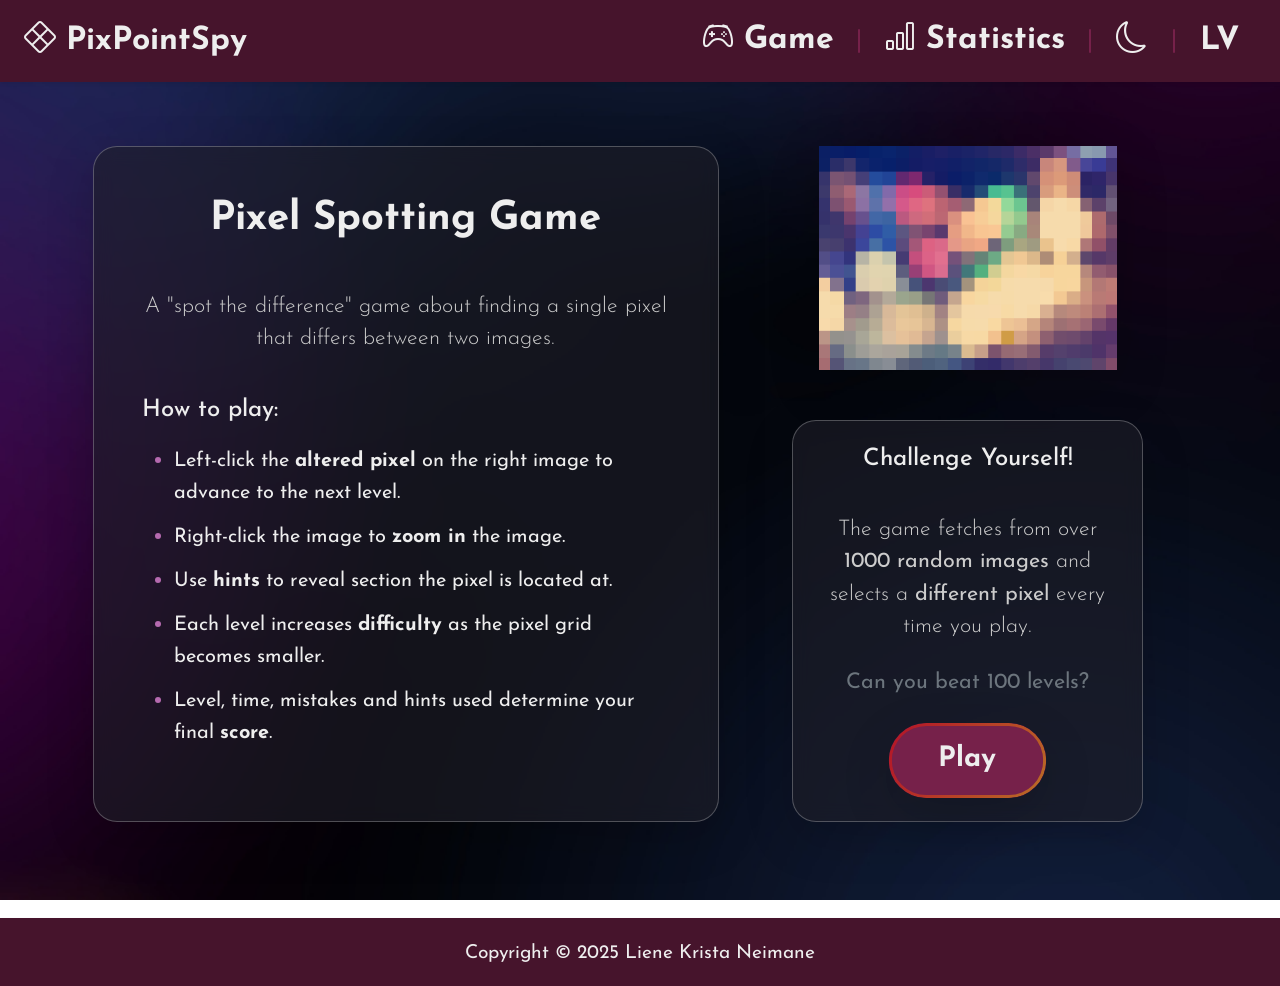
<file: index.html>
<!DOCTYPE html>
<html lang="en">

<head>
    <meta charset="UTF-8">
    <link href="images/icon.png" rel="icon">
    <link href="css/styles.css" rel="stylesheet">
    <link rel="stylesheet" href="https://cdn.jsdelivr.net/npm/bootstrap-icons@1.11.1/font/bootstrap-icons.css">
    <link rel="stylesheet"
          href="https://cdn.jsdelivr.net/npm/bootstrap@4.5.3/dist/css/bootstrap.min.css"
          integrity="sha384-TX8t27EcRE3e/ihU7zmQxVncDAy5uIKz4rEkgIXeMed4M0jlfIDPvg6uqKI2xXr2"
          crossorigin="anonymous">

    <title>PixPointSpy</title>
</head>

<body>
    <!-- Navbar -->
    <nav class="navbar navbar-expand-lg fixed-top shadow-sm">
        <div class="container-fluid navbar-nav">
            <div class="d-flex ms-auto">
                <a class="nav-link" href="index.html"><i class="bi bi-x-diamond"></i> PixPointSpy</a>
            </div>
            <div class="d-flex ms-auto">
                <a class="nav-link" href="game.html">
                    <i class="bi bi-controller"></i> <span data-key="game">Game</span>
                </a>
                <div class="nav-divider mx-3"></div>
                <a class="nav-link" href="statistics.html">
                    <i class="bi bi-bar-chart"></i> <span data-key="statistics">Statistics</span>
                </a>
                <div class="nav-divider mx-3"></div>
                <button id="themeToggle" class="btn nav-link" style="font-size: 2rem; font-weight: bold;">
                    <i class="bi bi-moon"></i>
                </button>
                <div class="nav-divider mx-3"></div>
                <button id="lang-btn" class="btn nav-link" style="font-size: 2rem; font-weight: bold;">LV</button>
            </div>
        </div>
    </nav>

    <!-- Main content -->
    <main class="container my-5" style="padding-top: 50px;">
        <div class="d-flex align-items-center justify-content-center py-5">
            <div class="container-fluid px-2">
                <div class="row g-4 align-items-stretch">

                    <!-- LEFT SIDE: Glass card -->
                    <div class="col-lg-7 col-md-7 d-flex">
                        <div class="glass-card p-5 shadow-lg rounded-4 w-100">
                            <h2 class="display-4 fw-bold mb-3 text-center" data-key="heading_main">
                                Pixel Spotting Game
                            </h2>

                            <p class="lead text-center mb-3" data-key="description_main">
                                A "spot the difference" game about finding a single pixel that differs between two images.
                            </p>
                            <br>

                            <h4 class="fw-semibold mb-3" data-key="heading_how_to_play">How to play</h4>
                            <ul class="fs-5 mb-4">
                                <li class="mb-2" data-key="rule_1">
                                    Left-click the <b>altered pixel</b> on the right image to advance to the next level.
                                </li>
                                <li class="mb-2" data-key="rule_2">
                                    Right-click the image to <b>zoom in</b> the image.
                                </li>
                                <li class="mb-2" data-key="rule_3">
                                    Use <b>hints</b> to reveal section the pixel is located at.
                                </li>
                                <li class="mb-2" data-key="rule_4">
                                    Each level increases <b>difficulty</b> as the pixel grid becomes smaller.
                                </li>
                                <li class="mb-2" data-key="rule_5">
                                    Level, time, mistakes and hints used determine your final <b>score</b>.
                                </li>
                            </ul>
                        </div>
                    </div>

                    <!-- RIGHT SIDE: Column with image and card aligned -->
                    <div class="col-lg-5 col-md-5 d-flex flex-column justify-content-between">

                        <!-- TOP: Image -->
                        <div class="text-center">
                            <div class="image-tilt-wrapper mx-auto" style="max-width: 80%;">
                                <img src="images/pixels.png" alt="Pixel art preview" class="img-fluid tilt-image shadow-lg rounded-4">
                            </div>
                        </div>

                        <!-- BOTTOM: Glass card -->
                        <div class="mt-auto text-center">
                            <div class="glass-card p-4 shadow-lg rounded-4 mx-auto" style="max-width: 80%;">
                                <h4 class="fw-bold mb-3" data-key="challenge_heading">Challenge Yourself</h4><br>
                                <p class="lead text-center mb-4" data-key="challenge_description">
                                    The game fetches from over <b>1000 random images</b> and selects a <b>different pixel</b> every time you play.
                                </p>
                                <p class="mb-4 text-muted" data-key="challenge_question">
                                    Can you beat 100 levels?
                                </p>
                                <div class="text-center">
                                    <a href="game.html" class="btn btn-primary px-5 py-3 rounded-pill shadow-lg font-weight-bold" data-key="play_button">
                                        Play
                                    </a>
                                </div>
                            </div>
                        </div>
                    </div>
                </div>
            </div>
        </div>
    </main>

    <!-- Footer -->
    <footer class="text-center py-3 shadow-sm position-relative" id="footerCredits">
        <small data-key="footer_copyright">Copyright © 2025 Liene Krista Neimane</small>

        <div id="creditsPopup" class="credits-popup">
            <p>
                <span data-key="footer_photos">Photos:</span>
                <a href="https://picsum.photos" target="_blank">Lorem Picsum</a>
            </p>
            <p>
                <span data-key="footer_sounds">Sound effects:</span>
                <a href="https://www.zapsplat.com/music/ui-user-interface-alert-game-software-success-loading-complete" target="_blank" data-key="source_correct">Zapsplat - Correct</a>,
                <a href="https://www.zapsplat.com/music/ui-user-interface-alert-game-software-complete-tone" target="_blank" data-key="source_wrong">Zapsplat - Wrong</a>
            </p>
            <p>
                <span data-key="footer_music">Background music:</span>
                <a href="https://open.spotify.com/track/3JNG0zIgEMEs5UwEFeDVWr?si=c840a1ca27224885" target="_blank">Max Seraph & ELme - Folium</a>
            </p>
        </div>
    </footer>

    <script src="js/theme.js"></script>
    <script src="js/language.js"></script>
</body>

</html>
</file>
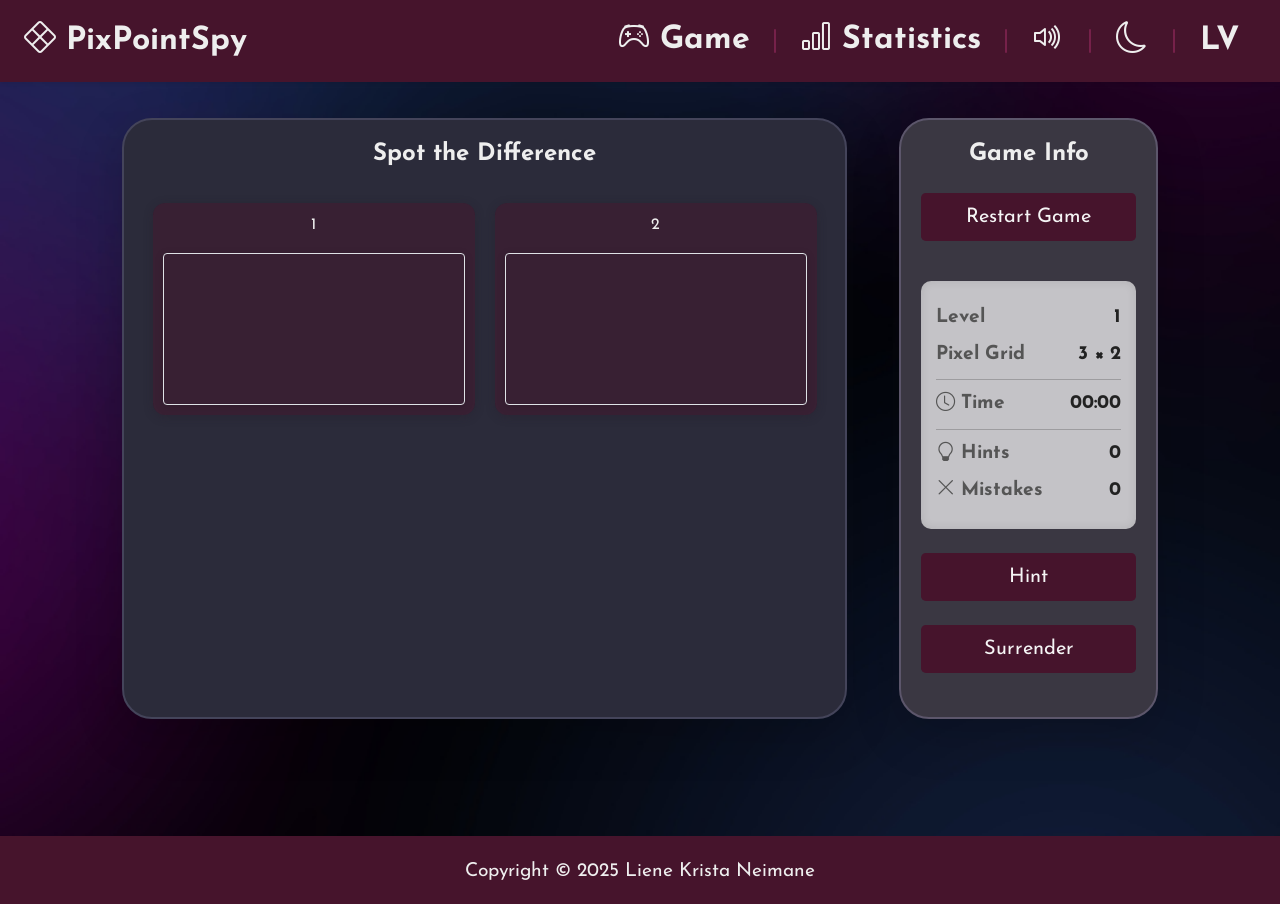
<file: game.html>
<!DOCTYPE html>
<html lang="en">

<head>
    <meta charset="UTF-8">
    <link href="images/icon.png" rel="icon">
    <link href="css/styles.css" rel="stylesheet">
    <link rel="stylesheet" href="https://cdn.jsdelivr.net/npm/bootstrap-icons@1.11.1/font/bootstrap-icons.css">
    <link rel="stylesheet"
          href="https://cdn.jsdelivr.net/npm/bootstrap@4.5.3/dist/css/bootstrap.min.css"
          integrity="sha384-TX8t27EcRE3e/ihU7zmQxVncDAy5uIKz4rEkgIXeMed4M0jlfIDPvg6uqKI2xXr2"
          crossorigin="anonymous">

    <title data-key="title_game">PixPointSpy Game</title>
</head>

<body>
    <audio id="bgMusic" src="sounds/music.mp3" loop></audio>

    <!-- Navbar -->
    <nav class="navbar navbar-expand-lg fixed-top shadow-sm">
        <div class="container-fluid navbar-nav">
            <div class="d-flex ms-auto">
                <a class="nav-link" href="index.html"><i class="bi bi-x-diamond"></i> PixPointSpy</a>
            </div>
            <div class="d-flex ms-auto">
                <a class="nav-link" href="game.html">
                    <i class="bi bi-controller"></i> <span data-key="game">Game</span>
                </a>
                <div class="nav-divider mx-3"></div>
                <a class="nav-link" href="statistics.html">
                    <i class="bi bi-bar-chart"></i> <span data-key="statistics">Statistics</span>
                </a>
                <div class="nav-divider mx-3"></div>
                <div class="nav-item music-dropdown">
                    <button id="musicButton" class="btn nav-link d-flex align-items-center" style="font-size: 2rem; font-weight: bold;"><i class="bi bi-volume-up"></i></button>
                    <div class="music-menu p-3">
                        <input id="volumeSlider" type="range" min="0" max="1" step="0.01" value="0.3" class="form-range">
                    </div>
                </div>
                <div class="nav-divider mx-3"></div>
                <button id="themeToggle" class="btn nav-link" style="font-size: 2rem; font-weight: bold;">
                    <i class="bi bi-moon"></i>
                </button>
                <div class="nav-divider mx-3"></div>
                <button id="lang-btn" class="btn nav-link" style="font-size: 2rem; font-weight: bold;">LV</button>
            </div>
            </div>
        </div>
    </nav>

    <!-- Main Content -->
    <main class="container-fluid my-5" style="padding-top: 70px;">
        <div class="row justify-content-center">
            <div class="col-lg-10 d-flex justify-content-between mb-4">
                
                <!-- Left card -->
                <div class="card game-card flex-grow-1 shadow-lg" style="max-width: 70%;">
                    <div class="card-body text-center">
                        <h4 class="card-title mb-4 font-weight-bold" data-key="title_spot_diff">
                            Spot the Difference
                        </h4>
                        <div id="canvasContainer" class="canvas-container position-relative">
                            <div class="canvas-box">
                                <p>1</p>
                                <canvas id="canvasOriginal" class="border rounded"></canvas>
                            </div>
                            <div class="canvas-box">
                                <p>2</p>
                                <canvas id="canvasAltered" class="border rounded" style="cursor: crosshair;"></canvas>
                            </div>

                            <!-- Overlay -->
                            <div id="loadingOverlay" class="position-absolute w-100 h-100 d-flex justify-content-center align-items-center">
                                <div class="loading-text text-white font-weight-bold" data-key="loading_next_level">
                                    Loading next level...
                                </div>
                            </div>

                            <!-- Magnifying lens -->
                            <canvas id="lensCanvas"
                                    width="120"
                                    height="120"
                                    style="display:none; position:absolute; border-radius:50%; pointer-events:none; border:2px solid rgba(255,255,255,0.7); box-shadow:0 0 8px rgba(255,255,255,0.4); z-index:1000;">
                            </canvas>
                        </div>
                    </div>
                    <p id="restartHint" class="text-muted text-center" data-key="restart_hint">
                        Please restart the game!
                    </p>
                </div>

                <!-- Right card -->
                <div class="card info-card flex-grow-1 shadow-lg ms-auto" style="max-width: 25%;">
                    <div class="card-body text-center d-flex flex-column">
                        <h4 class="card-title mb-4 font-weight-bold" data-key="game_info">
                            Game Info
                        </h4>

                        <!-- Restart button -->
                        <button id="startBtn" class="btn start-btn btn-lg mb-4 mt-auto" data-key="restart_game">
                            Restart Game
                        </button>

                        <!-- Game stats -->
                        <div class="stats-panel mt-3">
                            <div class="stat-item">
                                <span class="stat-label" data-key="level_label">Level</span>
                                <span id="levelCounter" class="stat-value">1</span>
                            </div>
                            <div class="stat-item">
                                <span class="stat-label" data-key="pixel_grid_label">Pixel Grid</span>
                                <span id="pixelCount" class="stat-value">3 x 5</span>
                            </div>
                            <div class="stat-divider"></div>
                            <div class="stat-item text-info">
                                <span class="stat-label"><i class="bi bi-clock"></i> <span data-key="time_label">Time</span></span>
                                <span id="timeCounter" class="stat-value">00:00</span>
                            </div>
                            <div class="stat-divider"></div>
                            <div class="stat-item text-warning">
                                <span class="stat-label"><i class="bi bi-lightbulb"></i> <span data-key="hints_label">Hints</span></span>
                                <span id="hintCount" class="stat-value">0</span>
                            </div>
                            <div class="stat-item text-success" style="display:none;">
                                <span class="stat-label"><i class="bi bi-check2"></i> <span data-key="correct_label">Correct</span></span>
                                <span id="correctCount" class="stat-value">0</span>
                            </div>
                            <div class="stat-item text-danger">
                                <span class="stat-label"><i class="bi bi-x-lg"></i> <span data-key="mistakes_label">Mistakes</span></span>
                                <span id="wrongCount" class="stat-value">0</span>
                            </div>
                        </div>

                        <!-- Hint button -->
                        <br>
                        <button id="hintBtn" class="btn start-btn btn-lg mb-4 mt-auto" data-key="hint_button">
                            Hint
                        </button>

                        <!-- Surrender button -->
                        <button id="surrenderBtn" class="btn start-btn btn-lg mb-4 mt-auto" data-key="surrender_button">
                            Surrender
                        </button>
                    </div>
                </div>
            </div>
        </div>
    </main>

    <!-- Footer -->
    <footer class="text-center py-3 shadow-sm position-relative" id="footerCredits">
        <small data-key="footer_copyright">Copyright © 2025 Liene Krista Neimane</small>

        <div id="creditsPopup" class="credits-popup">
            <p>
                <span data-key="footer_photos">Photos:</span>
                <a href="https://picsum.photos" target="_blank">Lorem Picsum</a>
            </p>
            <p>
                <span data-key="footer_sounds">Sound effects:</span>
                <a href="https://www.zapsplat.com/music/ui-user-interface-alert-game-software-success-loading-complete" target="_blank" data-key="source_correct">Zapsplat - Correct</a>,
                <a href="https://www.zapsplat.com/music/ui-user-interface-alert-game-software-complete-tone" target="_blank" data-key="source_wrong">Zapsplat - Wrong</a>
            </p>
            <p>
                <span data-key="footer_music">Background music:</span>
                <a href="https://open.spotify.com/track/3JNG0zIgEMEs5UwEFeDVWr?si=c840a1ca27224885" target="_blank">Max Seraph & ELme - Folium</a>
            </p>
        </div>
    </footer>

    <script src="js/game.js"></script>
    <script src="js/theme.js"></script>
    <script src="js/music.js"></script>
    <script src="js/language.js"></script>
</body>
</html>
</file>
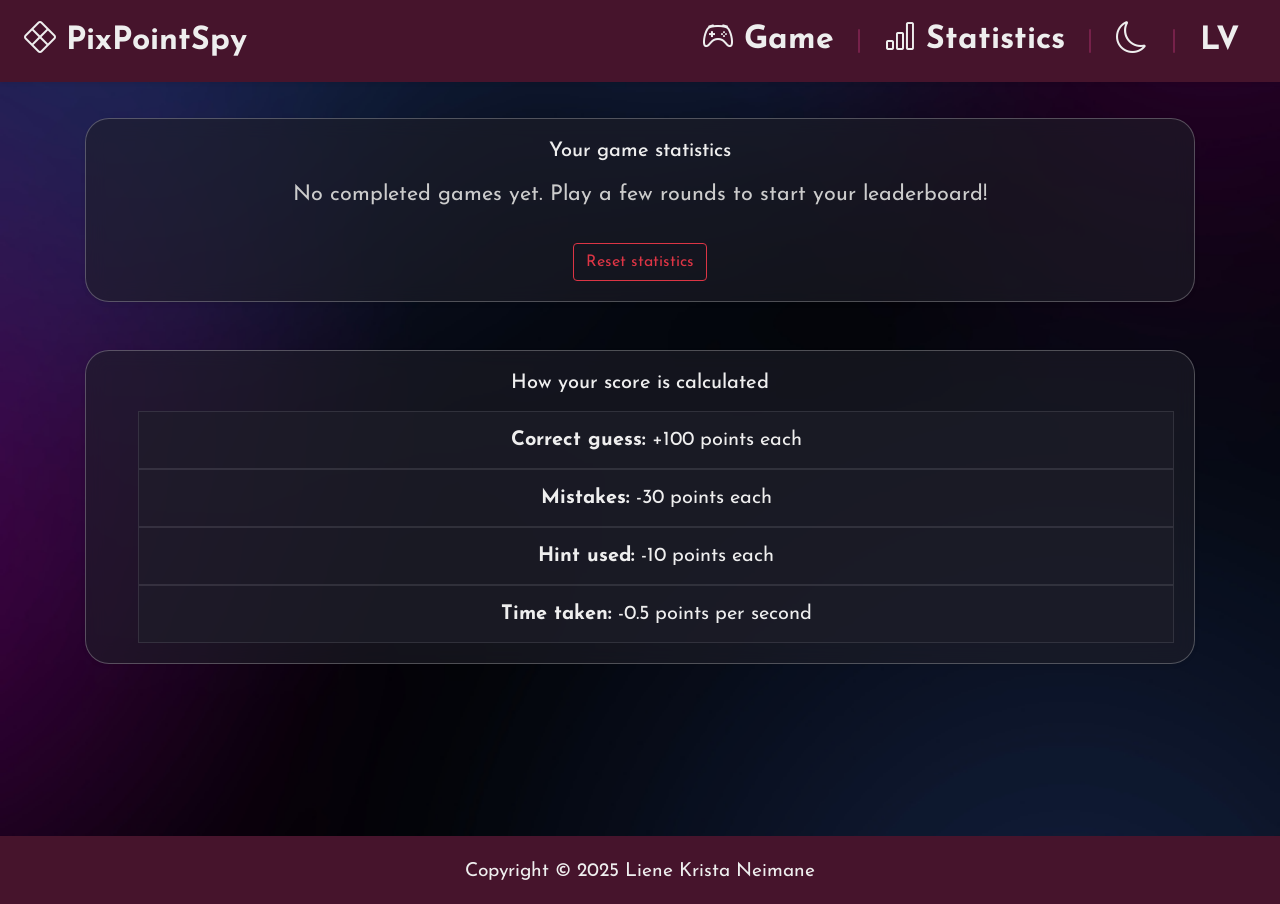
<file: statistics.html>
<!DOCTYPE html>
<html lang="en">

<head>
    <meta charset="UTF-8">
    <link href="images/icon.png" rel="icon">
    <link href="css/styles.css" rel="stylesheet">
    <link rel="stylesheet" href="https://cdn.jsdelivr.net/npm/bootstrap-icons@1.11.1/font/bootstrap-icons.css">
    <link rel="stylesheet"
          href="https://cdn.jsdelivr.net/npm/bootstrap@4.5.3/dist/css/bootstrap.min.css"
          integrity="sha384-TX8t27EcRE3e/ihU7zmQxVncDAy5uIKz4rEkgIXeMed4M0jlfIDPvg6uqKI2xXr2"
          crossorigin="anonymous">
    
    <title data-key="title_statistics">PixPointSpy Statistics</title>
</head>

<body>
    <!-- Navbar -->
    <nav class="navbar navbar-expand-lg fixed-top shadow-sm">
        <div class="container-fluid navbar-nav">
            <div class="d-flex ms-auto">
                <a class="nav-link" href="index.html"><i class="bi bi-x-diamond"></i> PixPointSpy</a>
            </div>
            <div class="d-flex ms-auto">
                <a class="nav-link" href="game.html">
                    <i class="bi bi-controller"></i> <span data-key="game">Game</span>
                </a>
                <div class="nav-divider mx-3"></div>
                <a class="nav-link" href="statistics.html">
                    <i class="bi bi-bar-chart"></i> <span data-key="statistics">Statistics</span>
                </a>
                <div class="nav-divider mx-3"></div>
                <button id="themeToggle" class="btn nav-link" style="font-size: 2rem; font-weight: bold;">
                    <i class="bi bi-moon"></i>
                </button>
                <div class="nav-divider mx-3"></div>
                <button id="lang-btn" class="btn nav-link" style="font-size: 2rem; font-weight: bold;">LV</button>
            </div>
        </div>
    </nav>

    <!-- Main content -->
    <main class="container my-5" style="padding-top: 70px;">

        <!-- Statistics table -->
        <div class="glass-card shadow-sm text-center">
            <div class="card-body">
                <h5 class="card-title mb-3" data-key="title_card_statistics">
                    Your game statistics
                </h5>
                <p class="card-text" id="statsText" data-key="stats_loading">Loading...</p>
                <button id="resetStatsBtn" class="btn btn-outline-danger mt-3" data-key="reset_stats">
                    Reset statistics
                </button>
            </div>
        </div>
        <br>

        <!-- Statistics explanation -->
        <div class="glass-card shadow-sm text-center mt-4">
            <div class="card-body">
                <h5 class="card-title mb-3" data-key="title_score_calc">
                    How your score is calculated
                </h5>
                <ul class="list-group list-group-flush text-start">
                    <li class="list-group-item" data-key="correct_guess">
                        <strong>Correct guess:</strong> +100 points each
                    </li>
                    <li class="list-group-item" data-key="mistakes_penalty">
                        <strong>Mistakes:</strong> -30 points each
                    </li>
                    <li class="list-group-item" data-key="hint_penalty">
                        <strong>Hint used:</strong> -10 points each
                    </li>
                    <li class="list-group-item" data-key="time_penalty">
                        <strong>Time taken:</strong> -0.5 points per second
                    </li>
                </ul>
            </div>
        </div>
    </main>


    <!-- Footer -->
    <footer class="text-center py-3 shadow-sm position-relative" id="footerCredits">
        <small data-key="footer_copyright">Copyright © 2025 Liene Krista Neimane</small>

        <div id="creditsPopup" class="credits-popup">
            <p>
                <span data-key="footer_photos">Photos:</span>
                <a href="https://picsum.photos" target="_blank">Lorem Picsum</a>
            </p>
            <p>
                <span data-key="footer_sounds">Sound effects:</span>
                <a href="https://www.zapsplat.com/music/ui-user-interface-alert-game-software-success-loading-complete" target="_blank" data-key="source_correct">Zapsplat - Correct</a>,
                <a href="https://www.zapsplat.com/music/ui-user-interface-alert-game-software-complete-tone" target="_blank" data-key="source_wrong">Zapsplat - Wrong</a>
            </p>
            <p>
                <span data-key="footer_music">Background music:</span>
                <a href="https://open.spotify.com/track/3JNG0zIgEMEs5UwEFeDVWr?si=c840a1ca27224885" target="_blank">Max Seraph & ELme - Folium</a>
            </p>
        </div>
    </footer>

    <script src="js/statistics.js"></script>
    <script src="js/theme.js"></script>
    <script src="js/language.js"></script>
</body>

</html>
</file>
<file: css/styles.css>
@import url('https://fonts.googleapis.com/css2?family=Josefin+Sans:wght@300;400&display=swap');


/* Light theme */
:root {
    --bg-image: url("../images/bg-light.png");
    --bg-color: #f5dce8;
    --text-color: #222;

    --navbar-bg: #f5dce8;
    --footer-bg: #f5dce8;
    --navbar-text: #222;

    --btn-primary-bg: #e68bb7;
    --btn-primary-text: #fff;

    --card-bg: rgba(255, 255, 255, 0.5);
    --game-card-bg: #f9f5fc;
    --game-card-border: #e6d7f2;
    --info-card-bg: #fef6f8;
    --info-card-border: #f7cad0;

    --glass-bg: rgba(255, 255, 255, 0.5);
    --glass-border: rgba(255, 255, 255, 0.3);
    --glass-text: #222;
    --glass-text-muted: #555;

    --menu-background: #dab0c47b;
}

/* Dark theme */
[data-theme="dark"] {
    --bg-image: url("../images/bg-dark.png");
    --bg-color: #46142c;
    --text-color: #f5f5f5;

    --navbar-bg: #46142c;
    --footer-bg: #46142c;

    --btn-primary-bg: #76214a;
    --btn-primary-text: #fff;
    --navbar-text: #eee;

    --card-bg: rgba(40, 40, 40, 0.491);
    --game-card-bg: #2b2b3a;
    --game-card-border: #44445a;
    --info-card-bg: #3a3742;
    --info-card-border: #5c566b;

    --glass-bg: rgba(30, 30, 40, 0.6);
    --glass-border: rgba(255, 255, 255, 0.1);
    --glass-text: #eee !important;
    --glass-text-muted: #ccc !important;

    --menu-background: #46142c79;
}

* {
    transition: background-color 0.1s ease, color 0.1s ease;
}


body {
    background-color: var(--bg-color);
    background-image: var(--bg-image);
    background-repeat: no-repeat;
    background-attachment: fixed; 
    background-size: 100% 100%;
    
    font-family: "Josefin Sans", sans-serif !important;
    text-align: center;
    align-items: center;
    margin-top: 40px;

    display: flex;
    flex-direction: column;
    min-height: 100vh;
    margin: 0;
}

html {
    height: 100%;
    margin: 0
}

main {
    min-height: calc(100vh - 160px);
    flex: 1;
}

main .container-fluid {
    max-width: 2000px;
    padding-left: 4%;
    padding-right: 4%;
}


/* Navbar */
.navbar {
    background-color: var(--navbar-bg);
    font-weight: bold;
    font-size: 2rem;
    width: 100%;
    flex-shrink: 0;
}

.navbar .nav-link,
.navbar .btn.nav-link {
    color: var(--navbar-text) !important;
    position: relative;
}

.navbar .nav-link:hover,
.navbar .btn.nav-link:hover {
    color: #b56aaf !important;
}

/* Divider */
.nav-divider {
    width: 2px;
    height: 24px;
    background-color: var(--btn-primary-bg);
    align-self: center;
    border-radius: 10px !important;
}

.music-dropdown {
    position: relative;
}

.music-menu {
    position: absolute;
    top: 100%;
    left: 50%;
    transform: translateX(-50%);
    display: none;
    background: var(--navbar-bg);
    border: 1px solid var(--glass-border);
    border-radius: 6px;
    padding: 0.5rem;
    min-width: 150px;
    z-index: 1000;
}

.music-dropdown.active .music-menu {
    display: block;
}

.music-menu {
    transition: opacity 0.2s ease;
}


/* Footer */
footer {
    background-color: var(--footer-bg);
    font-size: 1.5rem;
    width: 100%;
    flex-shrink: 0;
    color: var(--navbar-text) !important;
}

.credits-popup {
    display: none;
    position: absolute;
    bottom: 100%; 
    left: 50%;
    transform: translateX(-50%);
    background-color: var(--bg-color);
    color: var(--navbar-text);
    padding: 10px 15px;
    border-radius: 8px;
    font-size: 0.85rem;
    text-align: left;
    min-width: 250px;
    box-shadow: 0 4px 8px rgba(0,0,0,0.3);
    z-index: 10;
}

.credits-popup p {
    margin: 5px 0;
}

.credits-popup a {
    color: var(--glass-text-muted) !important;
}

.credits-popup a:hover {
    color: #b56aaf !important;
}

#footerCredits:hover .credits-popup {
    display: block;
}


/* List */
.glass-card ul {
    list-style-type: disc;
    padding-left: 2rem;
    line-height: 1.6;
}

.glass-card li {
    font-size: 20px;
}

.glass-card li::marker {
    color: #b56aaf;
    font-size: 1.5rem;
}


/* --- 3D Tilt Image Effect --- */
.image-tilt-wrapper img {
    max-width: 85%;
    transition: transform 0.4s ease, box-shadow 0.4s ease;
}

.tilt-image:hover {
    transform: rotateY(10deg) rotateX(-5deg) scale(1.05);
    box-shadow: 0 25px 45px rgba(0, 0, 0, 0.3);
}

.tilt-image:hover {
    transform: rotateY(10deg) rotateX(-5deg) scale(1.03);
    box-shadow: 0 20px 40px rgba(0, 0, 0, 0.25);
}

.tilt-image:active {
    transform: rotateY(0deg) rotateX(0deg) scale(0.98);
}


@media (max-width: 768px) {
    main .row {
        text-align: center;
    }
    .tilt-image {
        max-width: 80%;
    }
}


/* Statistics table */
table {
    color: var(--glass-text) !important;
    border-radius: 12px;
    overflow: hidden;
}



/* --- Glassmorphism card --- */
.glass-card {
    background: var(--glass-bg);
    border: 1px solid var(--glass-border);
    color: var(--glass-text);
    backdrop-filter: blur(10px);
    border: 1px solid rgba(255, 255, 255, 0.25);
    box-shadow: 0 4px 30px rgba(0, 0, 0, 0.15);
    max-width: 110%;
    border-radius: 1.5rem;
    transition: transform 0.3s ease, box-shadow 0.3s ease;
}

.glass-card h2 {
    font-size: 2.5rem;
    font-weight: 700;
    padding-bottom: 2rem;
    padding-left: 2.5rem;
    padding-right: 2.5rem;
}

.glass-card p {
    font-size: 1.35rem;
    color: var(--glass-text-muted);
}

.list-group-item {
    background: var(--glass-bg) !important;
    border: 1px solid var(--glass-border) !important; 
}


/* Buttons */
.glass-card .btn-primary {
    transition: all 0.2s ease-in-out !important;  
    padding: 4rem;
    font-size: 1.7rem;
    background-color: var(--btn-primary-bg);
    color: var(--glass-text);
    position: relative;
    z-index: 1;
    overflow: hidden;
    border: transparent;
    background-clip: padding-box;
    transform: scale(1.03);
}

.btn-primary:hover {
    background-color: var(--btn-primary-bg) !important;
    box-shadow: 0 0 20px rgba(255, 255, 255, 0.4) !important;
    transform: translateY(-3px) !important;
}

.restart-highlight {
    position: relative;
    z-index: 1;
    overflow: hidden;
}

.restart-highlight::before,
.glass-card .btn-primary::before {
    content: "";
    position: absolute;
    inset: 0;
    border-radius: inherit;
    padding: 3px;
    background: linear-gradient(
        120deg,
        #ff000073,
        #ff80007b,
        #ffff007e,
        #00ff0080,
        #0000ff76,
        #8c00ff7e,
        #ff000075
    );
    background-size: 400% 400%;
    animation: rainbow-border 6s linear infinite;
    z-index: -1;
    mask: 
        linear-gradient(#fff 0 0) content-box,
        linear-gradient(#fff 0 0);
    mask-composite: exclude;
}

@keyframes rainbow-border {
    0% { background-position: 0% 50%; }
    50% { background-position: 100% 50%; }
    100% { background-position: 0% 50%; }
}

.start-btn {
    transition: all 0.2s ease-in-out !important;  
    background-color: var(--bg-color) !important;
    color: var(--text-color) !important;
}

.start-btn:hover {
    background-color: var(--btn-primary-bg) !important;
    transform: scale(1.03);
}


/* Game cards */
.game-card {
    color: var(--glass-text) !important;
    background: var(--game-card-bg) !important;
    border: 2px solid var(--game-card-border) !important;
    border-radius: 30px !important;
}

.info-card {
    color: var(--glass-text) !important;
    background: var(--info-card-bg) !important;
    border: 2px solid var(--info-card-border) !important;
    border-radius: 30px !important;
}

.row > [class*='col-'] {
    display: flex;
}


/* Canvas */
.canvas-container {
    display: flex;
    justify-content: center;
    align-items: flex-start;
    gap: 20px;
    flex-wrap: nowrap;
    padding: 10px;
}

.canvas-box {
    flex: 0 0 auto;
    text-align: center;
    border-radius: 12px;
    background: var(--menu-background);
    padding: 10px;
    box-shadow: 0px 2px 10px rgba(38, 29, 41, 0.312) !important;
}

canvas {
    display: block;
    width: auto;
    height: auto;
    max-width: none;
    max-height: none;
    border-radius: 10px;
    box-shadow: 0 2px 8px rgba(0, 0, 0, 0.15);
    image-rendering: pixelated;
}


@media (max-width: 992px) {
    .canvas-container {
        flex-wrap: nowrap;
        overflow-x: auto;
    }
}


/* Magnifying glass */
#lensCanvas {
    position: absolute;
    width: 200px;
    height: 200px;
    border-radius: 50%;
    pointer-events: none;
    border: 2px solid var(--btn-primary-bg) !important;
    box-shadow: 0 0 8px var(--glass-text-muted) !important;
    z-index: 1000;
    display: none;
}

#lensCanvas {
    width: 250px;
    height: 250px;
}



/* Game info styling */
.stats-panel {
    background: rgba(255, 255, 255, 0.7);
    border-radius: 10px;
    padding: 15px;
    text-align: left;
    font-size: 1.2rem;
    box-shadow: inset 0 0 10px rgba(0,0,0,0.1);
}

.stat-item {
    display: flex;
    justify-content: space-between;
    margin: 8px 0;
}

.stat-label {
    font-weight: bold;
    color: #555;
}

.stat-value {
    font-weight: bold;
    color: #222;
}

.stat-divider {
    border-top: 1px solid rgba(0, 0, 0, 0.2);
    margin: 10px 0;
}


/* Overlay */
#loadingOverlay {
    background: rgba(0, 0, 0, 0.55);
    z-index: 10;
    opacity: 0;
    pointer-events: none;
    transition: opacity 0.3s ease;
    border-radius: 0.25rem;
}

#loadingOverlay.active {
    opacity: 1;
    pointer-events: all;
}

.loading-text {
    font-size: 1.5rem;
    animation: pulse 1.5s ease-in-out infinite;
}

@keyframes pulse {
    0%, 100% { opacity: 0.6; transform: scale(1); }
    50% { opacity: 1; transform: scale(1.05); }
}


/* Hint */
#restartHint {
    opacity: 0;
    transition: opacity 0.1s ease;
    font-size: large !important;
}

#restartHint.show {
    display: block !important;
    opacity: 1;
}


/* Sonic easter egg */
#sonicDash {
    position: fixed;
    top: 50%;
    left: -100px;
    width: 80px;
    height: 80px;
    background: radial-gradient(circle, #00bfff 20%, rgba(0,191,255,0.5) 60%, transparent 80%);
    border-radius: 50%;
    box-shadow: 0 0 40px 20px rgba(0,191,255,0.5);
    opacity: 0;
    transform: translateY(-50%) scale(0.7);
    z-index: 9999;
    pointer-events: none;
    animation: sonic-dash 0.5s ease-in-out forwards;
    animation-delay: 0.3s;
}

@keyframes sonic-dash {
    0% {
        left: -100px;
        opacity: 1;
        transform: translateY(-50%) scale(0.7);
        box-shadow: 0 0 40px 20px rgba(0,191,255,0.5);
    }
    40% {
        transform: translateY(-55%) scale(1.2);
        box-shadow: 0 0 80px 40px rgba(0,191,255,0.7);
    }
    100% {
        left: calc(100vw + 100px);
        opacity: 0;
        transform: translateY(-50%) scale(0.5);
        box-shadow: 0 0 0 0 rgba(0,191,255,0);
    }
}


/* Kirby easter egg */
#kirbyStar {
    position: fixed;
    top: 50%;
    left: -100px;
    width: 80px;
    height: 80px;
    background: radial-gradient(circle, #ffb6c1 0%, #ff69b4 70%, transparent 100%);
    border-radius: 50%;
    animation: kirby-fly 1s ease-in-out forwards;
    animation-delay: 0.1s;
    z-index: 9999;
    box-shadow: 0 0 20px rgba(255, 182, 193, 0.8);
}

@keyframes kirby-fly {
    0% { transform: translateY(0) scale(1); opacity: 1; }
    50% { transform: translateX(50vw) translateY(-50px) scale(1.2); }
    100% { transform: translateX(110vw) translateY(0) scale(0.8); opacity: 0; }
}


/* Zelda easter egg */
#zeldaTriforce {
    position: fixed;
    top: 50%;
    left: 50%;
    width: 0;
    height: 0;
    transform: translate(-50%, -50%) scale(1);
    z-index: 9999;
    pointer-events: none;
    opacity: 0;
    animation: triforce-appear 1s ease-out forwards;
}

#zeldaTriforce::before,
#zeldaTriforce::after,
#zeldaTriforce div {
    content: "";
    position: absolute;
    width: 0;
    height: 0;
    border-left: 30px solid transparent;
    border-right: 30px solid transparent;
    border-bottom: 52px solid gold;
    filter: drop-shadow(0 0 15px #9a7f1db0);
}

#zeldaTriforce::before {
    transform: translate(-32px, 26px);
}

#zeldaTriforce::after {
    transform: translate(32px, 26px);
}

#zeldaTriforce div {
    transform: translate(0, -26px);
}

@keyframes triforce-appear {
    0% {
        opacity: 0;
        transform: translate(-50%, -50%) scale(0.5);
        filter: brightness(1);
    }
    30% {
        opacity: 1;
        transform: translate(-50%, -50%) scale(1);
        filter: brightness(1.5);
    }
    60% {
        transform: translate(-50%, -50%) scale(1.1);
        filter: brightness(2);
    }
    100% {
        opacity: 0;
        transform: translate(-50%, -50%) scale(0.5);
        filter: brightness(1);
    }
}
</file>
